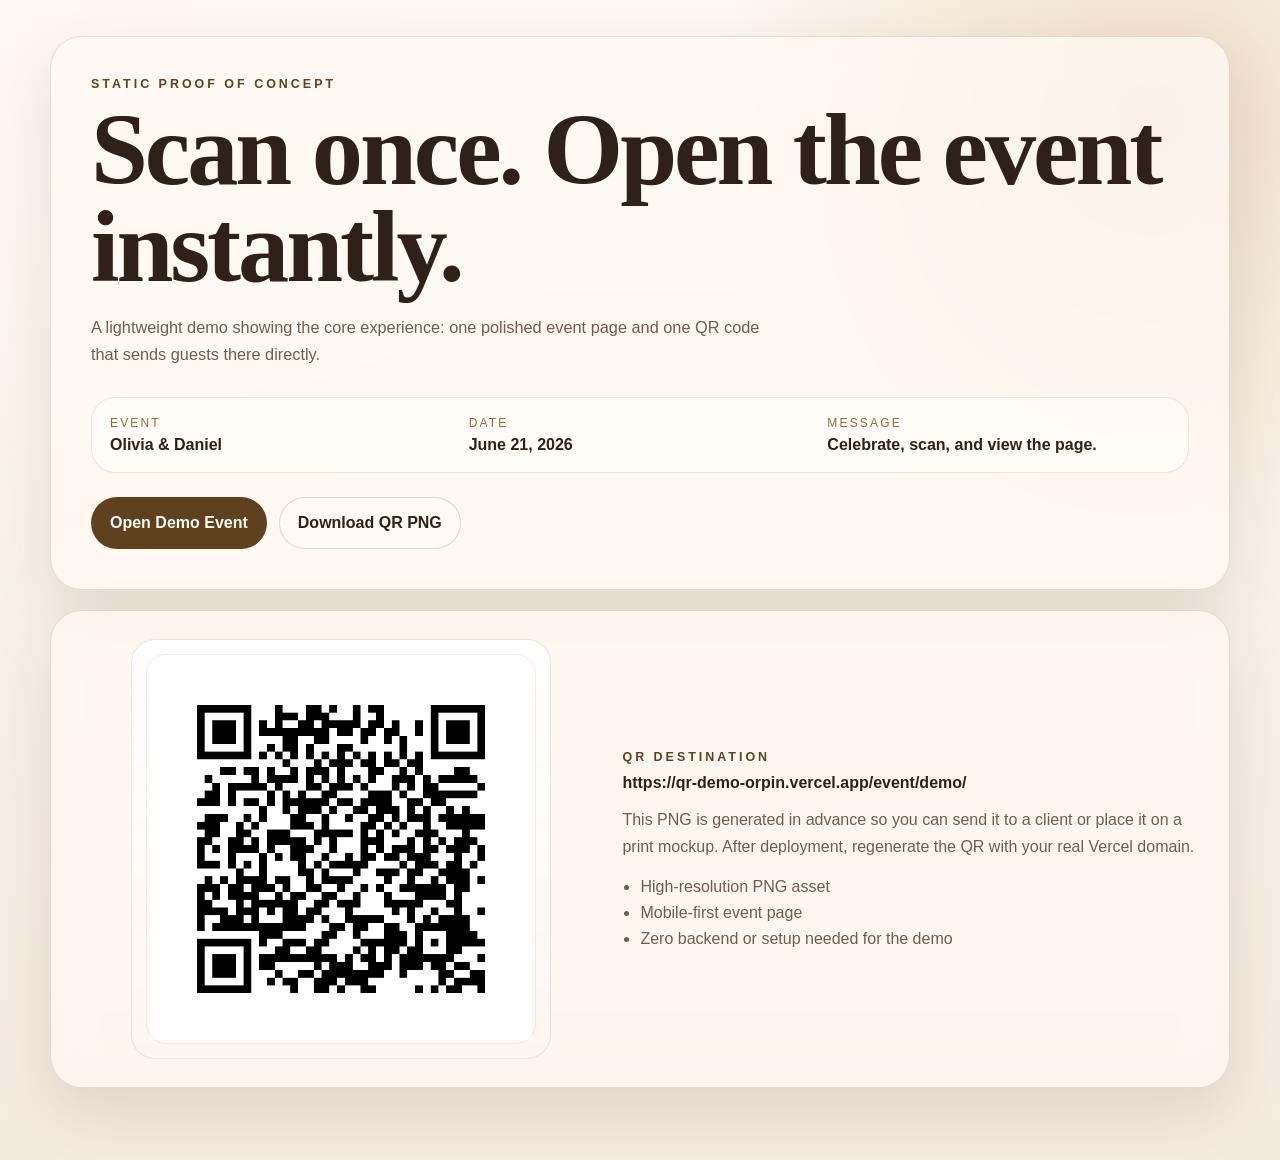
<file: index.html>
<!DOCTYPE html>
<html lang="en">
<head>
  <meta charset="UTF-8">
  <meta name="viewport" content="width=device-width, initial-scale=1.0">
  <title>Event QR Demo</title>
  <meta name="description" content="Static event QR demo for a shareable event page proof of concept.">
  <link rel="stylesheet" href="assets/css/styles.css">
</head>
<body class="page-shell">
  <div class="site-grain" aria-hidden="true"></div>
  <main class="landing-page">
    <section class="hero-card">
      <p class="eyebrow">Static proof of concept</p>
      <h1>Scan once. Open the event instantly.</h1>
      <p class="lede">
        A lightweight demo showing the core experience: one polished event page and one QR code
        that sends guests there directly.
      </p>

      <div class="event-summary">
        <div>
          <span class="summary-label">Event</span>
          <strong>Olivia &amp; Daniel</strong>
        </div>
        <div>
          <span class="summary-label">Date</span>
          <strong>June 21, 2026</strong>
        </div>
        <div>
          <span class="summary-label">Message</span>
          <strong>Celebrate, scan, and view the page.</strong>
        </div>
      </div>

      <div class="cta-row">
        <a class="button button-primary" href="event/demo/">Open Demo Event</a>
        <a class="button button-secondary" href="assets/images/qr-event-demo-live.png" download>Download QR PNG</a>
      </div>
    </section>

    <section class="qr-panel" aria-labelledby="qr-heading">
      <div class="qr-frame">
        <img
          src="assets/images/qr-event-demo-live.png"
          alt="QR code that opens the demo event page"
          width="1400"
          height="1400"
        >
      </div>

      <div class="qr-copy">
        <p class="eyebrow" id="qr-heading">QR destination</p>
        <p class="destination-text">https://qr-demo-orpin.vercel.app/event/demo/</p>
        <p class="supporting-text">
          This PNG is generated in advance so you can send it to a client or place it on a print
          mockup. After deployment, regenerate the QR with your real Vercel domain.
        </p>
        <ul class="feature-list">
          <li>High-resolution PNG asset</li>
          <li>Mobile-first event page</li>
          <li>Zero backend or setup needed for the demo</li>
        </ul>
      </div>
    </section>
  </main>

  <script src="assets/js/main.js" defer></script>
</body>
</html>
</file>
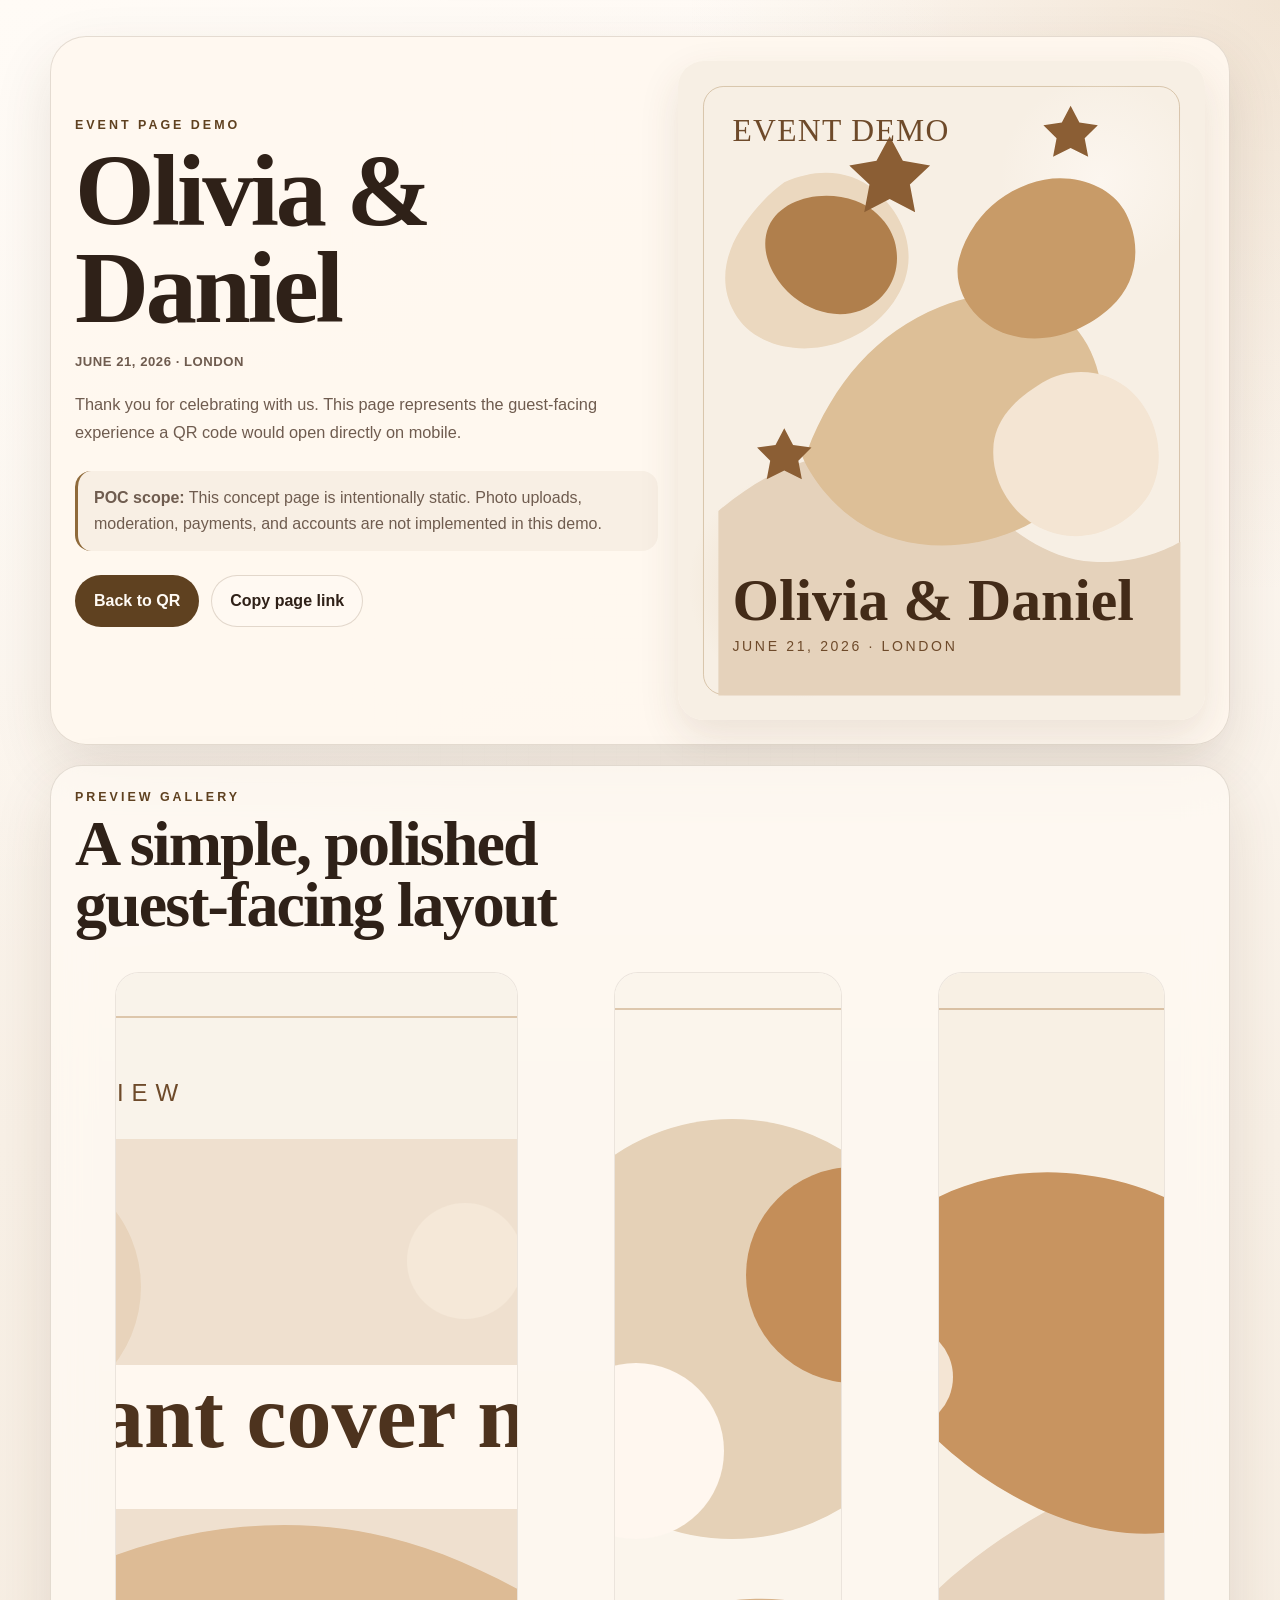
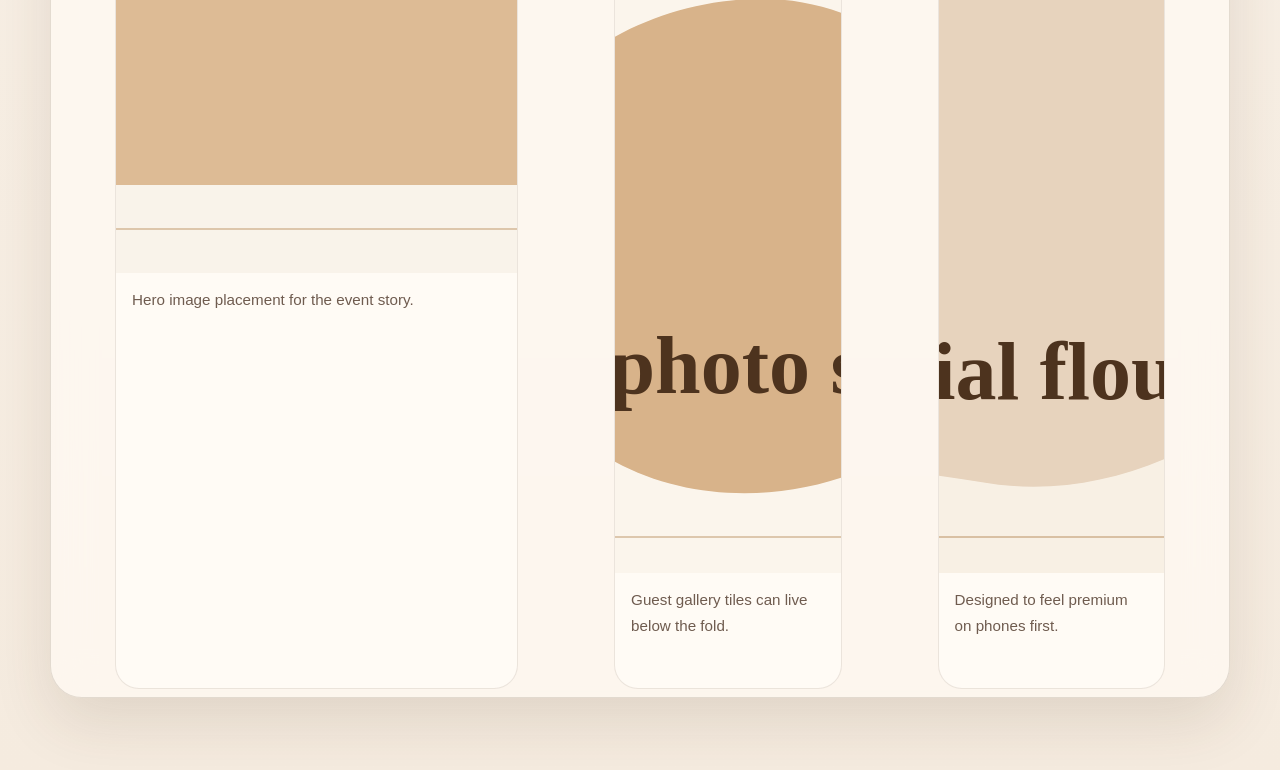
<file: event/demo/index.html>
<!DOCTYPE html>
<html lang="en">
<head>
  <meta charset="UTF-8">
  <meta name="viewport" content="width=device-width, initial-scale=1.0">
  <title>Olivia & Daniel | Event Demo</title>
  <meta name="description" content="Demo event page opened from a QR code.">
  <link rel="stylesheet" href="../../assets/css/styles.css">
</head>
<body class="page-shell event-body">
  <div class="site-grain" aria-hidden="true"></div>
  <main class="event-page">
    <section class="event-hero">
      <div class="event-hero-copy">
        <p class="eyebrow">Event page demo</p>
        <h1>Olivia &amp; Daniel</h1>
        <p class="event-date">June 21, 2026 · London</p>
        <p class="lede">
          Thank you for celebrating with us. This page represents the guest-facing experience a QR
          code would open directly on mobile.
        </p>

        <div class="inline-note">
          <strong>POC scope:</strong> This concept page is intentionally static. Photo uploads,
          moderation, payments, and accounts are not implemented in this demo.
        </div>

        <div class="cta-row">
          <a class="button button-primary" href="../../index.html">Back to QR</a>
          <button class="button button-secondary" type="button" data-copy-link>Copy page link</button>
        </div>
        <p class="copy-feedback" aria-live="polite" data-copy-feedback></p>
      </div>

      <div class="hero-visual">
        <img
          src="../../assets/images/event-hero.svg"
          alt="Elegant abstract floral cover art for the event"
          width="1200"
          height="1500"
        >
      </div>
    </section>

    <section class="gallery-section" aria-labelledby="gallery-title">
      <div class="section-heading">
        <p class="eyebrow">Preview gallery</p>
        <h2 id="gallery-title">A simple, polished guest-facing layout</h2>
      </div>

      <div class="gallery-grid">
        <figure class="gallery-card gallery-card-large">
          <img
            src="../../assets/images/gallery-01.svg"
            alt="Table setting inspired editorial placeholder image"
            width="1200"
            height="900"
          >
          <figcaption>Hero image placement for the event story.</figcaption>
        </figure>

        <figure class="gallery-card">
          <img
            src="../../assets/images/gallery-02.svg"
            alt="Celebration-inspired editorial placeholder image"
            width="900"
            height="1200"
          >
          <figcaption>Guest gallery tiles can live below the fold.</figcaption>
        </figure>

        <figure class="gallery-card">
          <img
            src="../../assets/images/gallery-03.svg"
            alt="Floral detail placeholder image"
            width="900"
            height="1200"
          >
          <figcaption>Designed to feel premium on phones first.</figcaption>
        </figure>
      </div>
    </section>
  </main>

  <script src="../../assets/js/main.js" defer></script>
</body>
</html>
</file>
<file: assets/css/styles.css>
:root {
  --bg: #f8f2e8;
  --bg-strong: #ead9c1;
  --surface: rgba(255, 250, 243, 0.75);
  --surface-strong: rgba(255, 248, 239, 0.92);
  --line: rgba(66, 42, 26, 0.14);
  --ink: #2f2118;
  --muted: #6f5c4f;
  --accent: #8f6a3a;
  --accent-dark: #5f4120;
  --shadow: 0 24px 60px rgba(78, 48, 22, 0.12);
  --radius-xl: 32px;
  --radius-lg: 24px;
  --radius-md: 18px;
  --content-width: 1180px;
}

*,
*::before,
*::after {
  box-sizing: border-box;
}

html {
  scroll-behavior: smooth;
}

body {
  margin: 0;
  min-height: 100vh;
  background:
    radial-gradient(circle at top left, rgba(255, 248, 241, 0.95), transparent 36%),
    radial-gradient(circle at 90% 10%, rgba(233, 214, 185, 0.75), transparent 28%),
    linear-gradient(180deg, #fdf8f2 0%, var(--bg) 46%, #f4ebdf 100%);
  color: var(--ink);
  font-family: "Avenir Next", Aptos, "Segoe UI", "Helvetica Neue", Arial, sans-serif;
}

img {
  display: block;
  max-width: 100%;
}

a {
  color: inherit;
  text-decoration: none;
}

button {
  font: inherit;
}

.page-shell {
  position: relative;
  overflow-x: clip;
}

.site-grain {
  position: fixed;
  inset: 0;
  pointer-events: none;
  opacity: 0.12;
  background-image:
    linear-gradient(rgba(72, 50, 34, 0.06) 1px, transparent 1px),
    linear-gradient(90deg, rgba(72, 50, 34, 0.04) 1px, transparent 1px);
  background-size: 22px 22px;
  mask-image: radial-gradient(circle at center, black 35%, transparent 90%);
}

.landing-page,
.event-page {
  position: relative;
  z-index: 1;
  width: min(calc(100% - 32px), var(--content-width));
  margin: 0 auto;
  padding: 28px 0 56px;
}

.landing-page {
  display: grid;
  gap: 20px;
}

.hero-card,
.qr-panel,
.gallery-section {
  border: 1px solid var(--line);
  border-radius: var(--radius-xl);
  background: var(--surface);
  backdrop-filter: blur(20px);
  box-shadow: var(--shadow);
}

.hero-card {
  padding: 28px;
}

.qr-panel {
  display: grid;
  gap: 20px;
  padding: 24px;
}

.eyebrow {
  margin: 0 0 10px;
  font-size: 0.78rem;
  font-weight: 700;
  letter-spacing: 0.24em;
  text-transform: uppercase;
  color: var(--accent-dark);
}

h1,
h2 {
  margin: 0;
  font-family: "Iowan Old Style", "Palatino Linotype", "Book Antiqua", Baskerville, Georgia, serif;
  line-height: 0.95;
  letter-spacing: -0.03em;
}

h1 {
  font-size: clamp(3rem, 9vw, 6.4rem);
  font-weight: 600;
}

h2 {
  font-size: clamp(2.1rem, 7vw, 4rem);
  font-weight: 600;
}

.lede,
.supporting-text,
.event-date,
.copy-feedback,
figcaption {
  color: var(--muted);
  line-height: 1.7;
}

.lede {
  max-width: 42rem;
  margin: 18px 0 0;
  font-size: 1.02rem;
}

.event-summary {
  display: grid;
  gap: 16px;
  margin: 28px 0 0;
  padding: 18px;
  border: 1px solid rgba(95, 65, 32, 0.12);
  border-radius: var(--radius-lg);
  background: rgba(255, 252, 248, 0.8);
}

.summary-label {
  display: block;
  margin-bottom: 6px;
  font-size: 0.75rem;
  text-transform: uppercase;
  letter-spacing: 0.18em;
  color: var(--accent);
}

.cta-row {
  display: flex;
  flex-wrap: wrap;
  gap: 12px;
  margin-top: 24px;
}

.button {
  display: inline-flex;
  align-items: center;
  justify-content: center;
  min-height: 52px;
  padding: 0 18px;
  border: 1px solid transparent;
  border-radius: 999px;
  font-weight: 700;
  transition: transform 180ms ease, background-color 180ms ease, border-color 180ms ease;
  cursor: pointer;
}

.button:hover,
.button:focus-visible {
  transform: translateY(-1px);
}

.button-primary {
  background: var(--accent-dark);
  color: #fffaf4;
}

.button-primary:hover,
.button-primary:focus-visible {
  background: #4d3418;
}

.button-secondary {
  border-color: rgba(95, 65, 32, 0.18);
  background: rgba(255, 250, 243, 0.86);
  color: var(--ink);
}

.button-secondary:hover,
.button-secondary:focus-visible {
  border-color: rgba(95, 65, 32, 0.36);
  background: rgba(255, 247, 237, 1);
}

.qr-frame {
  position: relative;
  display: grid;
  place-items: center;
  width: min(100%, 420px);
  margin: 0 auto;
  padding: 18px;
  border-radius: var(--radius-lg);
  background:
    linear-gradient(180deg, rgba(255, 255, 255, 0.94), rgba(252, 246, 240, 1));
  border: 1px solid rgba(95, 65, 32, 0.12);
}

.qr-frame img {
  width: 100%;
  max-width: 100%;
  height: auto;
  aspect-ratio: 1 / 1;
  object-fit: contain;
}

.qr-frame::after {
  content: "";
  position: absolute;
  inset: 14px;
  border: 1px solid rgba(95, 65, 32, 0.08);
  border-radius: 20px;
  pointer-events: none;
}

.qr-copy {
  display: grid;
  align-content: start;
}

.destination-text {
  margin: 0;
  font-weight: 700;
  word-break: break-word;
}

.supporting-text {
  margin: 14px 0 0;
}

.feature-list {
  margin: 18px 0 0;
  padding-left: 18px;
  color: var(--muted);
}

.feature-list li + li {
  margin-top: 8px;
}

.event-body {
  background:
    radial-gradient(circle at top left, rgba(255, 251, 246, 0.94), transparent 36%),
    radial-gradient(circle at 100% 0, rgba(205, 170, 126, 0.28), transparent 22%),
    linear-gradient(180deg, #fffaf5 0%, #f8f0e6 48%, #f5ebdf 100%);
}

.event-page {
  display: grid;
  gap: 20px;
}

.event-hero {
  display: grid;
  gap: 20px;
  align-items: center;
  padding: 20px;
  border: 1px solid var(--line);
  border-radius: calc(var(--radius-xl) + 4px);
  background: var(--surface-strong);
  box-shadow: var(--shadow);
}

.event-date {
  margin: 14px 0 0;
  font-weight: 700;
  letter-spacing: 0.04em;
  text-transform: uppercase;
  font-size: 0.82rem;
}

.inline-note {
  margin-top: 24px;
  padding: 14px 16px;
  border-left: 3px solid var(--accent);
  border-radius: 16px;
  background: rgba(247, 238, 226, 0.8);
  color: var(--muted);
  line-height: 1.65;
}

.copy-feedback {
  min-height: 1.6em;
  margin: 10px 0 0;
}

.hero-visual {
  overflow: hidden;
  border-radius: calc(var(--radius-xl) - 6px);
  box-shadow: 0 16px 40px rgba(89, 55, 31, 0.12);
}

.hero-visual img {
  width: 100%;
  height: 100%;
  object-fit: cover;
}

.gallery-section {
  padding: 24px;
}

.section-heading {
  max-width: 38rem;
}

.gallery-grid {
  display: grid;
  gap: 16px;
  margin-top: 20px;
}

.gallery-card {
  overflow: hidden;
  border: 1px solid rgba(95, 65, 32, 0.12);
  border-radius: var(--radius-lg);
  background: rgba(255, 251, 246, 0.88);
}

.gallery-card img {
  aspect-ratio: 4 / 5;
  width: 100%;
  object-fit: cover;
}

.gallery-card-large img {
  aspect-ratio: 4 / 3;
}

figcaption {
  padding: 14px 16px 18px;
  font-size: 0.95rem;
}

[data-copy-link].is-success {
  background: #efe1cd;
}

@media (min-width: 760px) {
  .landing-page,
  .event-page {
    padding-top: 36px;
    padding-bottom: 72px;
  }

  .hero-card {
    padding: 40px;
  }

  .event-summary {
    grid-template-columns: repeat(3, minmax(0, 1fr));
  }

  .qr-panel {
    grid-template-columns: minmax(0, 0.95fr) minmax(0, 1.05fr);
    align-items: center;
    padding: 28px;
  }

  .event-hero {
    grid-template-columns: minmax(0, 1.05fr) minmax(320px, 0.95fr);
    padding: 24px;
  }

  .gallery-grid {
    grid-template-columns: 1.1fr 0.7fr 0.7fr;
    align-items: start;
  }

  .gallery-card,
  .gallery-card-large {
    height: 100%;
  }
}

@media (prefers-reduced-motion: no-preference) {
  .hero-card,
  .qr-panel,
  .event-hero,
  .gallery-section,
  .gallery-card {
    animation: rise-in 700ms ease both;
  }

  .qr-panel {
    animation-delay: 120ms;
  }

  .gallery-section {
    animation-delay: 180ms;
  }

  .gallery-card:nth-child(2) {
    animation-delay: 220ms;
  }

  .gallery-card:nth-child(3) {
    animation-delay: 280ms;
  }
}

@keyframes rise-in {
  from {
    opacity: 0;
    transform: translateY(18px);
  }

  to {
    opacity: 1;
    transform: translateY(0);
  }
}
</file>
